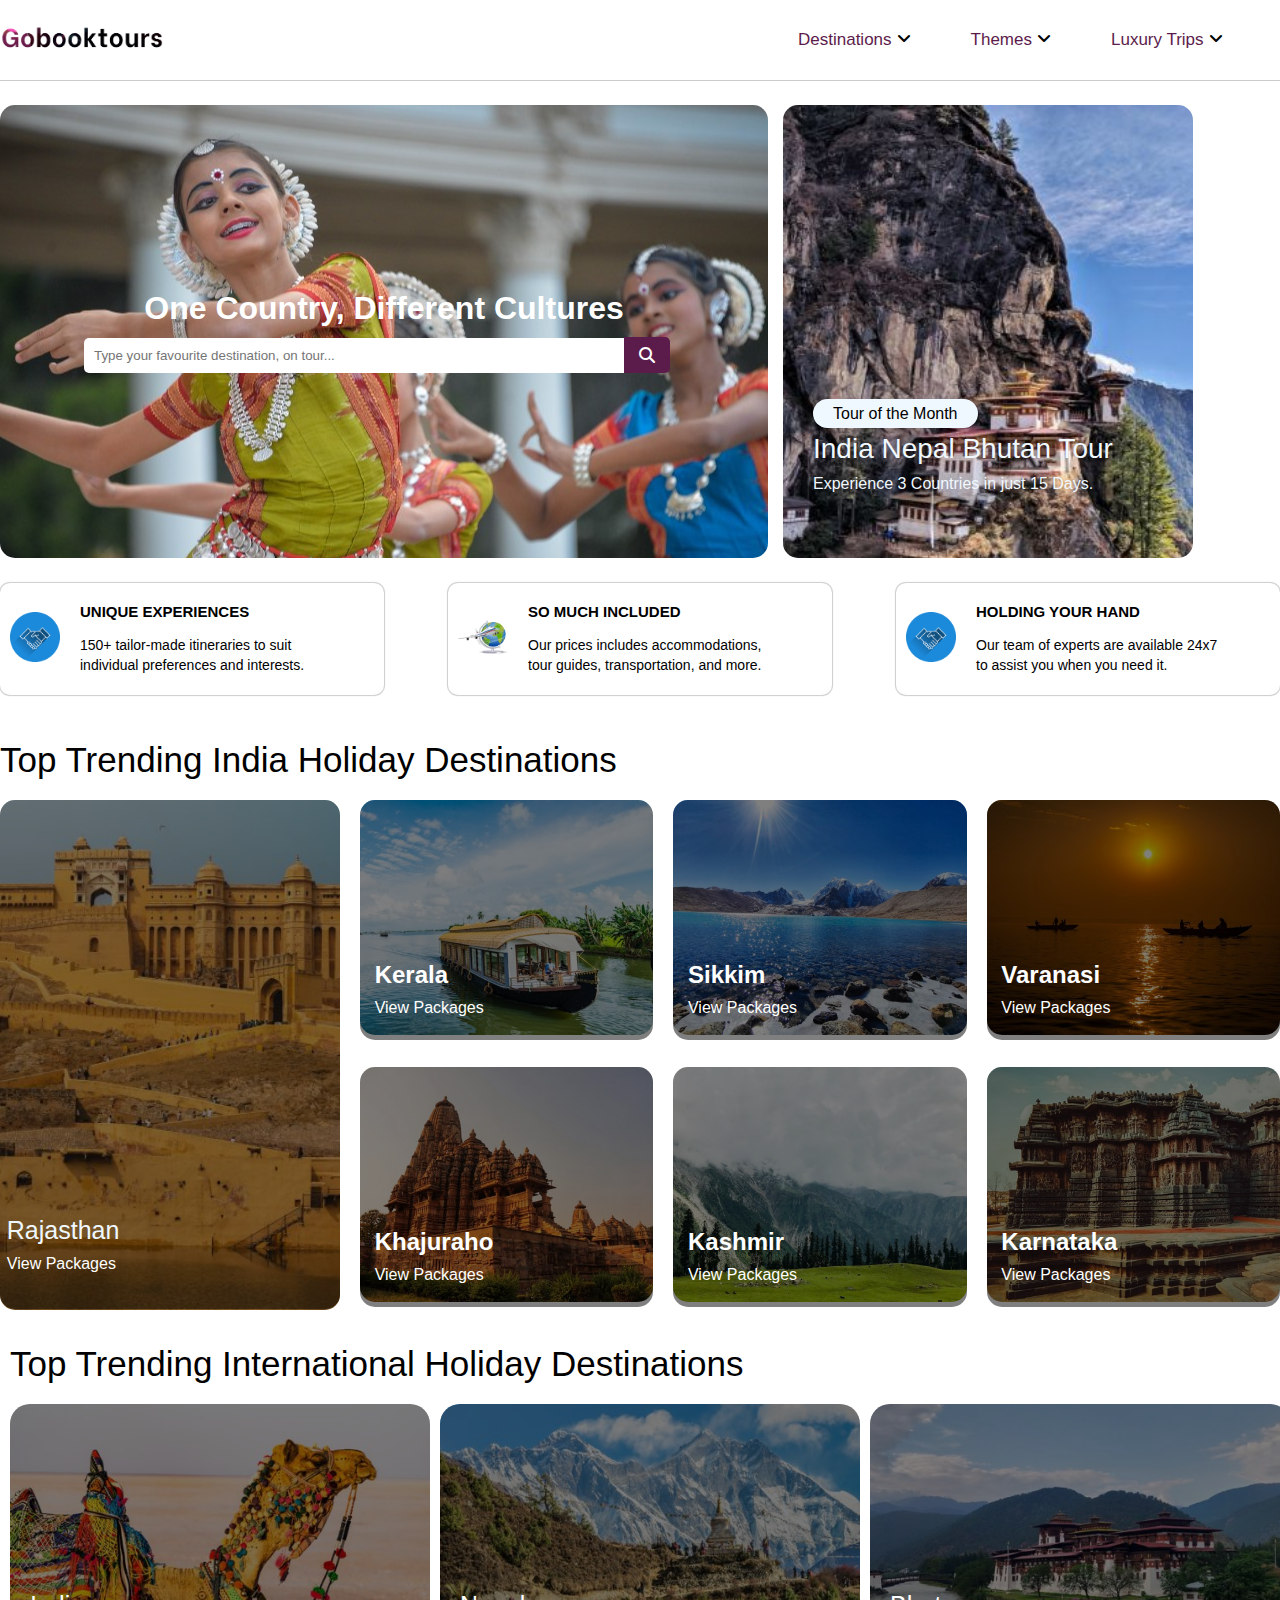
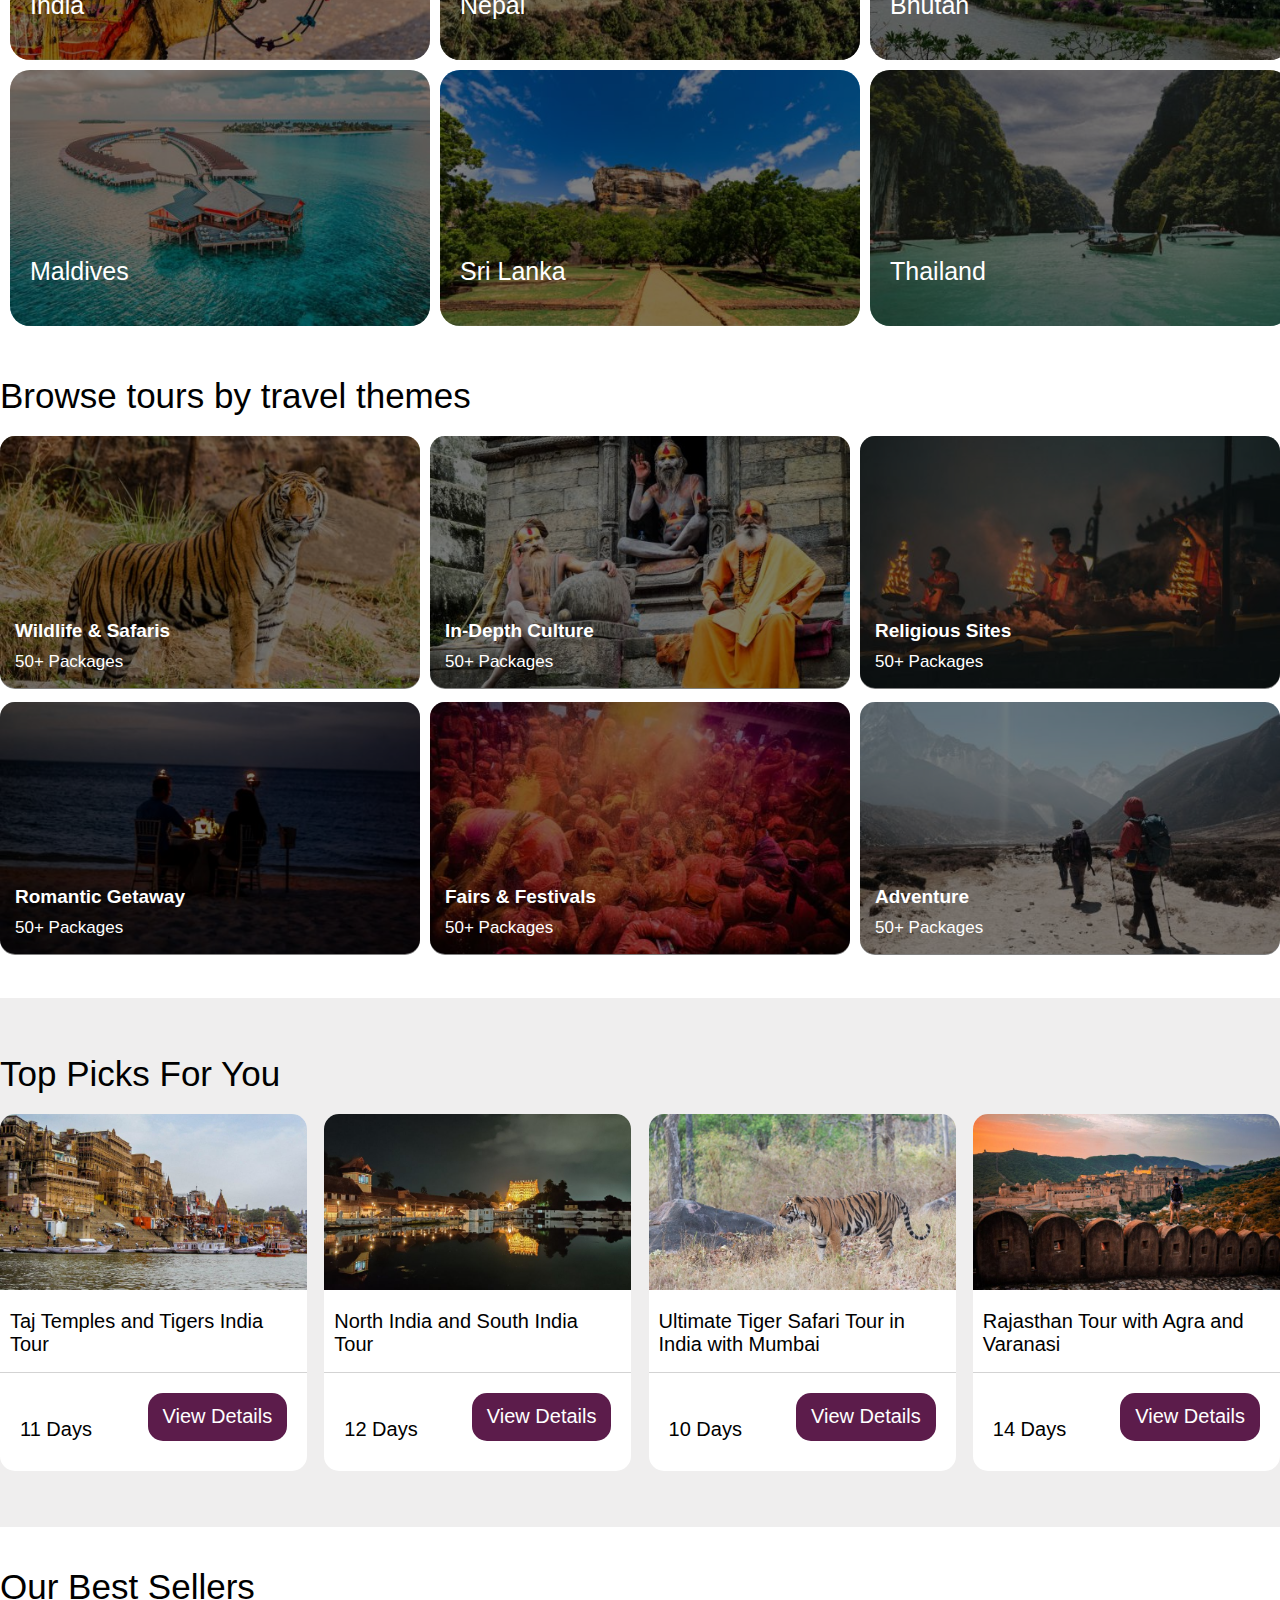
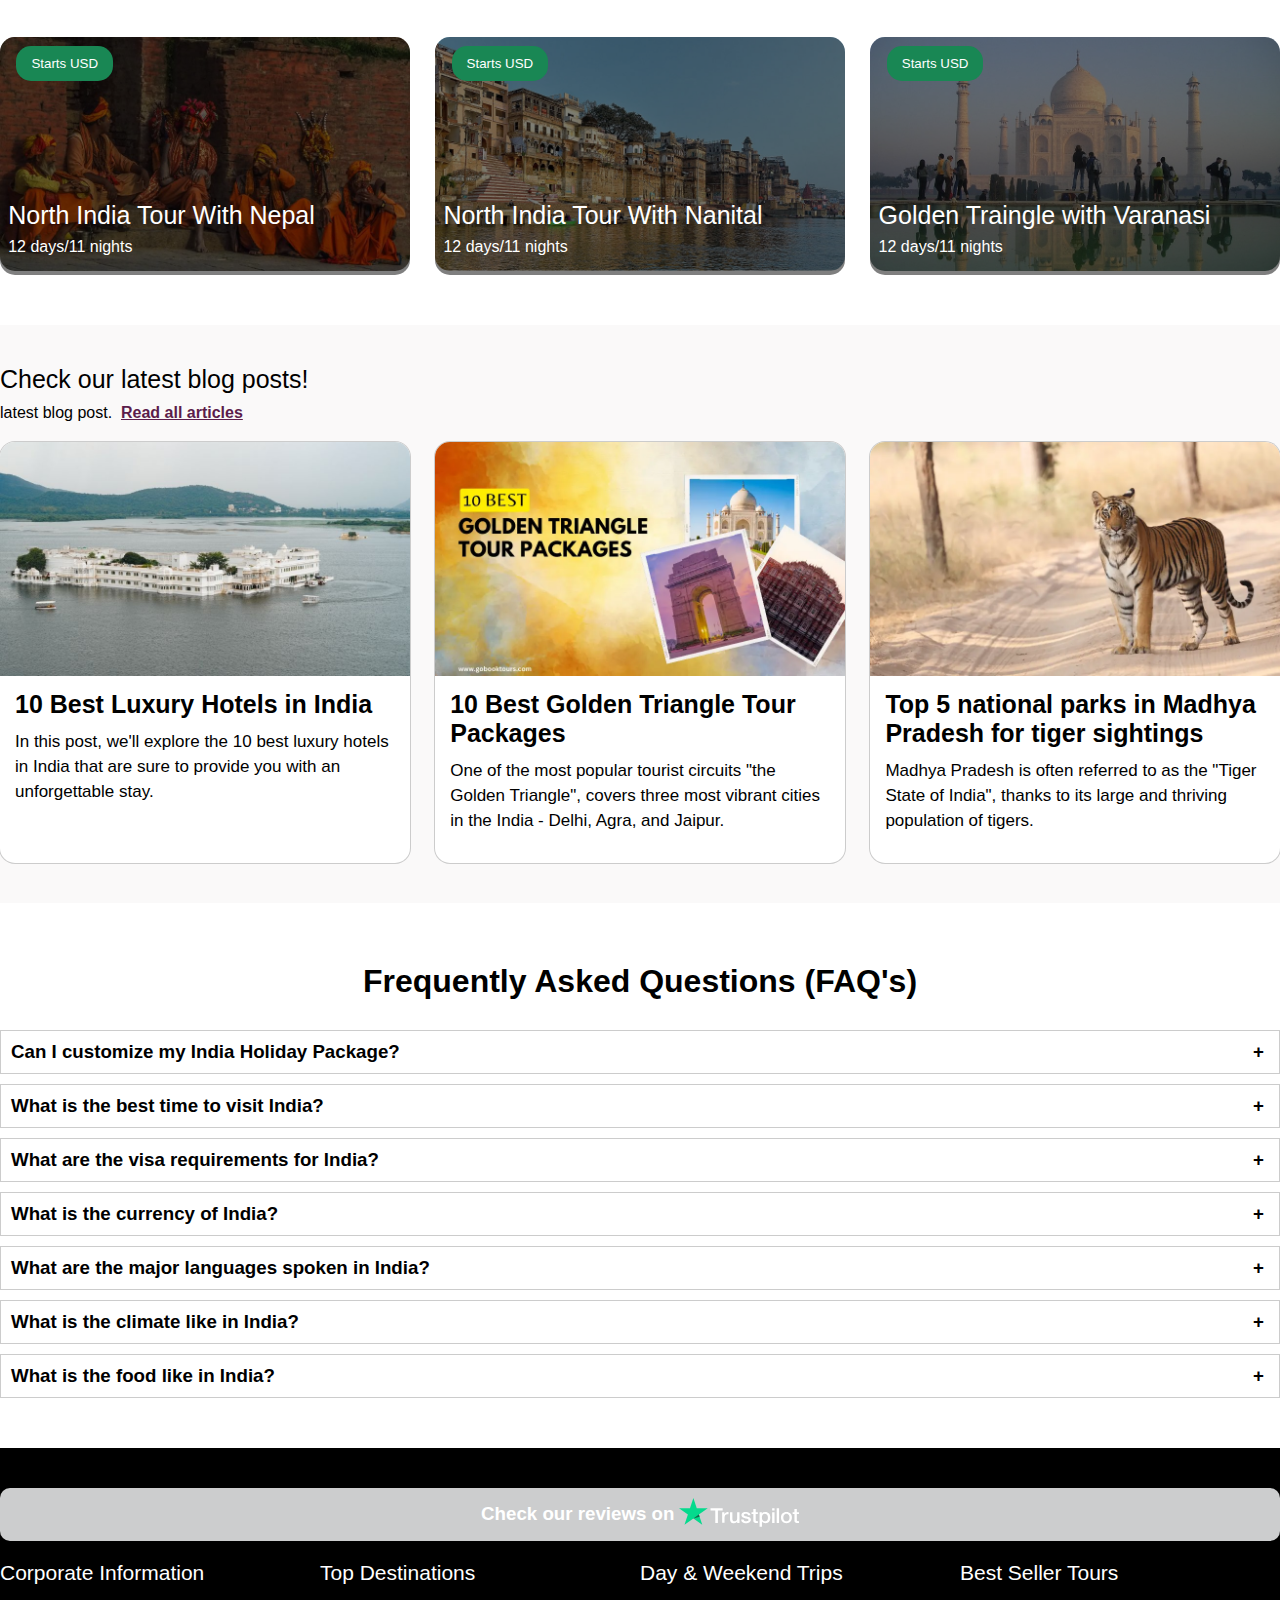
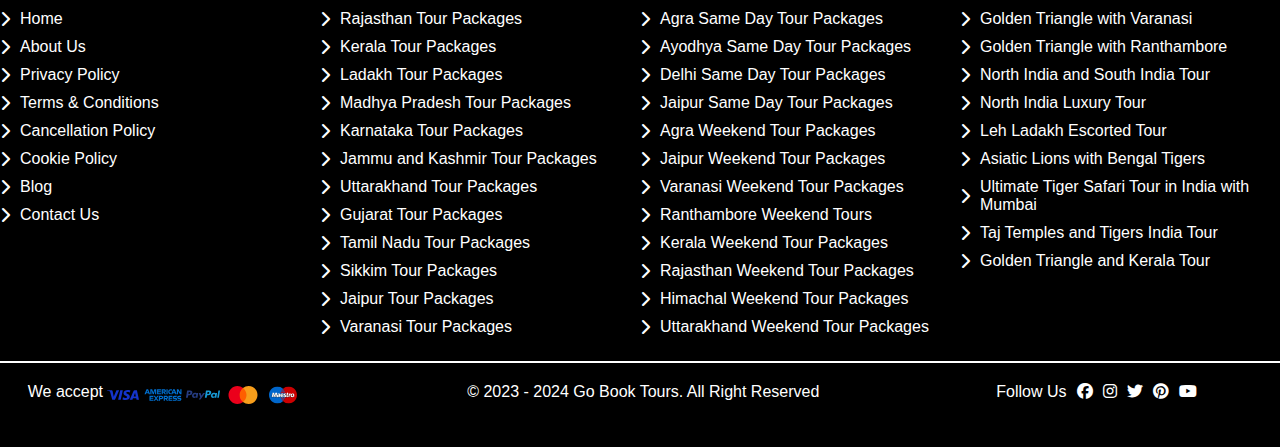
<file: index.html>
<!DOCTYPE html>
<html lang="en">
<head>
    <meta charset="UTF-8">
    <meta name="viewport" content="width=device-width, initial-scale=1.0">
    <title>India Tour Packages 2024 / 2025 - Go Book Tours</title>
    <link rel="stylesheet" href="style.css">
    <link rel="stylesheet" href="media.css">
    <link rel="stylesheet" href="https://cdnjs.cloudflare.com/ajax/libs/font-awesome/6.7.2/css/all.min.css" integrity="sha512-Evv84Mr4kqVGRNSgIGL/F/aIDqQb7xQ2vcrdIwxfjThSH8CSR7PBEakCr51Ck+w+/U6swU2Im1vVX0SVk9ABhg==" crossorigin="anonymous" referrerpolicy="no-referrer">
    <link href="https://fonts.googleapis.com/css2?family=Work+Sans:ital,wght@0,100..900;1,100..900&display=swap" rel="stylesheet">
</head>
<body>
    <header>
          <div class="headermid">
            <div class="headermid-left">
                <img src="Images/gobooktours-logo.png">
            </div>
            <div class="headermid-middle">
                <i class="fa-solid fa-bars"></i>
            </div>
            <div class="headermid-right">
                <ul>
                    <li>
                        <a href="#">Destinations</a>
                        <i class="fa-solid fa-angle-down"></i>
                        <diV class="megamenu">
                            <h3>All Destinations</h3>
                            <div class="bordermenu"></div>
                            <div class="submenu">
                                <div class="submenuitems">
                                    <div class="textb">
                                       <h3>Countries</h3>
                                       <p><a href="indiatour.html">India Tour Packages</a></p>
                                       <p>Nepal Tour Packages</p>
                                       <p>Bhutan Tour Packages</p>
                                       <p>Sri Lanka Tour Packages</p>
                                    </div>
                                    <div class="textb2">
                                        <h3>East India</h3>
                                        <p>Bihar Tour Packages</p>
                                        <p>Odisha Tour Packages</p>
                                        <p>West Bengal Tour Packages</p>
                                     </div>
                                </div>
                                <div class="submenuitems">
                                    <div class="textb2">
                                        <h3>North India</h3>
                                        <p>Bihar Tour Packages</p>
                                        <p>Himachal Tour Packages</p>
                                        <p>Jammu and Kashmir Tours</p>
                                        <p>Rajasthan Tour Packages</p>
                                        <p>Uttarakhand Tour Packages</p>
                                        <p>Uttar Pradesh Tours</p>
                                     </div>
                                </div>
                                <div class="submenuitems">
                                    <div class="textb2">
                                        <h3>South India</h3>
                                        <p>Andhra Pradesh Tours</p>
                                        <p>Andaman & Nicobar Islands</p>
                                        <p>Karnataka Tour Packages</p>
                                        <p>Kerala Tour Packages</p>
                                        <p>Telangana Tour Packages</p>
                                        <p>Tamil Nadu Tour Packages</p>
                                        <div class="bordersb"></div>
                                        <h3>South India</h3>
                                        <p>Andhra Pradesh Tours</p>
                                     </div>
                                </div>
                                <div class="submenuitems">
                                    <div class="textb2">
                                        <h3>Western India</h3>
                                        <p>Goa Tour Packages</p>
                                        <p>Gujarat Tour Packages</p>
                                        <p>Maharashtra Tour Packages</p>
                                        <div class="bordersb"></div>
                                        <h3>Northeast India</h3>
                                        <p>Assam Tour Packages</p>
                                        <p>Meghalaya Tour Packages</p>
                                        <p>Sikkim Tour Packages</p>
                                     </div>
                                </div>
                            </div>
                        </diV>
                    </li>
                    <li>
                        <a href="#">Themes</a>
                        <i class="fa-solid fa-angle-down"></i>
                    </li>
                    <li>
                        <a href="#">Luxury Trips</a>
                        <i class="fa-solid fa-angle-down"></i>
                    </li>
                </ul>
            </div>
          </div>
    </header>
    <section class="banner">
        <div class="banner-mid">
            <div class="banner-midleft">
                <div class="banner_midleftcontent">
                    <p>One Country, Different Cultures</p>
                    <form>
                        <input type="text" placeholder="Type your favourite destination, on tour...">
                        <div class="searchicon">
                            <i class="fa-solid fa-magnifying-glass"></i>
                        </div>
                    </form>
                </div>
            </div>
            <div class="banner-midright">
                <span>Tour of the Month</span>
                <h2>India Nepal Bhutan Tour</h2>
                <p>Experience 3 Countries in just 15 Days.</p>
            </div>
        </div>
    </section>
    <section class="highlights">
        <div class="highlights-mid">
            <div class="highlights-miditems">
                <div class="img">
                  <img src="Images/peace-of-mind.png">
                </div>
                <div class="content">
                    <h5>UNIQUE EXPERIENCES</h5>
                    <p>150+ tailor-made itineraries to suit individual preferences and interests.</p>
                </div>
            </div>
            <div class="highlights-miditems">
                <div class="img">
                  <img src="Images/tour-includes.webp">
                </div>
                <div class="content">
                    <h5>SO MUCH INCLUDED</h5>
                    <p>Our prices includes accommodations, tour guides, transportation, and more.</p>
                </div>
            </div>
            <div class="highlights-miditems">
                <div class="img">
                  <img src="Images/peace-of-mind.png">
                </div>
                <div class="content">
                    <h5>HOLDING YOUR HAND</h5>
                    <p>Our team of experts are available 24x7 to assist you when you need it.</p>
                </div>
            </div>
        </div>
    </section>
    <section class="trending">
        <div class="treding_mid">
            <h3>Top Trending India Holiday Destinations</h3>
            <div class="images">
                <figure>
                    <a href="index.html"></a><img src="/Images/rajasthan-tour-packages.jpg" height="510" alt=""></a>
                    <div class="imgoverlay"></div>
                    <div class="contentoverlay">
                       <h3>Rajasthan</h3>
                       <p>View Packages</p>
                    </div>
                </figure>
                <div class="images_1">
                    <div class="imageoverlay">
                        <img src="Images/kerala-tour-packages.jpg" alt="">
                        <div class="imageoverlaybg"></div>
                        <div class="imageoverlaycontent">
                            <h2>Kerala</h2>
                            <p> View Packages<p>
                         </div>
                    </div>
                    <div class="imageoverlay">
                        <img src="Images/sikkim-tour-packages.jpg" alt="">
                        <div class="imageoverlaybg"></div>
                        <div class="imageoverlaycontent">
                            <h2>Sikkim</h2>
                            <p> View Packages<p>
                         </div>
                    </div>
                    <div class="imageoverlay">
                        <img src="Images/varanasi-tour-packages.jpg" alt="">
                        <div class="imageoverlaybg"></div>
                        <div class="imageoverlaycontent">
                            <h2>Varanasi</h2>
                            <p> View Packages<p>
                         </div>
                    </div>
                    <div class="imageoverlay">
                        <img src="Images/khajuraho-tour-packages.jpg" alt="">
                        <div class="imageoverlaybg"></div>
                        <div class="imageoverlaycontent">
                            <h2>Khajuraho</h2>
                            <p> View Packages<p>
                         </div>
                    </div>
                    <div class="imageoverlay">
                        <img src="Images/kashmir-tour-packages.jpg" alt="">
                        <div class="imageoverlaybg"></div>
                        <div class="imageoverlaycontent">
                            <h2>Kashmir</h2>
                            <p> View Packages<p>
                         </div>
                    </div>
                    <div class="imageoverlay">
                        <img src="Images/karnataka-tour-packages.jpg" alt="">
                        <div class="imageoverlaybg"></div>
                        <div class="imageoverlaycontent">
                            <h2>Karnataka</h2>
                            <p> View Packages<p>
                         </div>
                    </div>
                </div>
            </div>
        </div>
    </section>
    <section class="topholiday">
        <div class="topholiday-mid">
            <h3>Top Trending International Holiday Destinations</h3>
            <div class="topholiday-img">
                <div class="topoverlay">
                    <img src="Images/india-tour-packages.jpg">
                    <div class="topimgoverlay"></div>
                    <div class="topcontentoverlay">
                        <h3>India</h3>
                    </div>
                </div>
                <div class="topoverlay">
                    <img src="Images/nepal-tour-packages.jpg">
                    <div class="topimgoverlay"></div>
                    <div class="topcontentoverlay">
                        <h3>Nepal</h3>
                    </div>
                </div>
                <div class="topoverlay">
                    <img src="Images/bhutan-tour-packages.jpg">
                    <div class="topimgoverlay"></div>
                    <div class="topcontentoverlay">
                        <h3>Bhutan</h3>
                    </div>
                </div>
                <div class="topoverlay">
                    <img src="Images/maldives-tour-packages.jpg">
                    <div class="topimgoverlay"></div>
                    <div class="topcontentoverlay">
                        <h3>Maldives</h3>
                    </div>
                </div>
                <div class="topoverlay">
                    <img src="Images/sri-lanka-tour-packages.jpg">
                    <div class="topimgoverlay"></div>
                    <div class="topcontentoverlay">
                        <h3>Sri Lanka</h3>
                    </div>
                </div>
                <div class="topoverlay">
                    <img src="Images/thailand-tour-packages.jpg">
                    <div class="topimgoverlay"></div>
                    <div class="topcontentoverlay">
                        <h3>Thailand</h3>
                    </div>
                </div>
            </div>
        </div>
    </section>
    <section class="tours">
        <div class="tours-mid">
            <h3>Browse tours by travel themes</h3>
            <div class="tours-img">
                <div class="tours-overlay">
                   <img src="Images/wildlife-safari-tour-packages.jpg">
                   <div class="tours-overlay-shadow"></div>
                   <div class="content-img">
                       <h5>Wildlife & Safaris</h5>
                       <p>50+ Packages</p>
                   </div>
                </div>
                <div class="tours-overlay">
                    <img src="Images/in-depth-culture-tour-packages.jpg">
                    <div class="tours-overlay-shadow"></div>
                    <div class="content-img">
                        <h5>In-Depth Culture</h5>
                        <p>50+ Packages</p>
                    </div>
                 </div>
                 <div class="tours-overlay">
                    <img src="Images/religious-sites-tour-packages.jpg">
                    <div class="tours-overlay-shadow"></div>
                    <div class="content-img">
                        <h5>Religious Sites</h5>
                        <p>50+ Packages</p>
                    </div>
                 </div>
                 <div class="tours-overlay">
                    <img src="Images/romantic-getaway-tour-packages (1).jpg">
                    <div class="tours-overlay-shadow"></div>
                    <div class="content-img">
                        <h5>Romantic Getaway</h5>
                        <p>50+ Packages</p>
                    </div>
                 </div>
                 <div class="tours-overlay">
                    <img src="Images/fairs-and-festivals-tour-packages.jpg">
                    <div class="tours-overlay-shadow"></div>
                    <div class="content-img">
                        <h5>Fairs & Festivals</h5>
                        <p>50+ Packages</p>
                    </div>
                 </div>
                 <div class="tours-overlay">
                    <img src="Images/adventure-tour-packages.jpg">
                    <div class="tours-overlay-shadow"></div>
                    <div class="content-img">
                        <h5>Adventure</h5>
                        <p>50+ Packages</p>
                    </div>
                 </div>
            </div>
        </div>
    </section>
    <section class="package">
        <div class="heading">
            <h3>Top Picks For You</h3>
        </div>
        <div class="packagemid">
            <div class="packagemid-list">
                <img src="Images/img_20231016000042_India-temples-tour.jpg">
                <h4>Taj Temples and Tigers India Tour</h4>
                <div class="boader"></div>
                <div class="viewdetail">
                   <span> 11 Days</span>
                   <button>View Details</button>
                </div>
            </div>
            <div class="packagemid-list">
                <img src="Images/img_20231016000508_south-india-tour.jpg">
                <h4>North India and South India Tour</h4>
                <div class="boader"></div>
                <div class="viewdetail">
                   <span> 12 Days</span>
                   <button>View Details</button>
                </div>
            </div>
            <div class="packagemid-list">
                <img src="Images/img_20231016000841_india-tiger-tour.jpg">
                <h4>Ultimate Tiger Safari Tour in India with Mumbai</h4>
                <div class="boader"></div>
                <div class="viewdetail">
                   <span> 10 Days</span>
                   <button>View Details</button>
                </div>
            </div>
            <div class="packagemid-list">
                <img src="Images/img_20231016001227_rajasthan-tour-packages.jpg">
                <h4>Rajasthan Tour with Agra and Varanasi</h4>
                <div class="boader"></div>
                <div class="viewdetail">
                   <span> 14 Days</span>
                   <button>View Details</button>
                </div>
            </div>
        </div>
    </section>
    <section class="sellers">
        <div class="sellersmid">
            <h3>Our Best Sellers</h3>
            <div class="sellersmidimg">
                <div class="sellersmidimg-items">
                    <img src="Images/757_20231015115509_img_20231015235437_nepal-tour-packages.jpg">
                    <div class="over"></div>
                    <button>Starts USD</button>
                    <div class="contentoverlay">
                        <h5>North India Tour With Nepal</h5>
                        <p>12 days/11 nights</p>
                    </div>
                </div>
                <div class="sellersmidimg-items">
                    <img src="Images/754_20231013112817_img_20231013232801_india-varanasi-tour-package.jpg">
                    <div class="over"></div>
                    <button>Starts USD</button>
                    <div class="contentoverlay">
                        <h5>North India Tour With Nanital</h5>
                        <p>12 days/11 nights</p>
                    </div>
                </div>
                <div class="sellersmidimg-items">
                    <img src="Images/753_20231013112239_img_20231013232215_golden-triangle-india.jpg">
                    <div class="over"></div>
                    <button>Starts USD</button>
                    <div class="contentoverlay">
                        <h5>Golden Traingle with Varanasi</h5>
                        <p>12 days/11 nights</p>
                    </div>
                </div>
            </div>
        </div>
    </section>
    <section class="blog">
        <div class="blogmid">
            <h3>Check our latest blog posts!</h3>
            <p>latest blog post. &nbsp;<b>Read all articles</b> </p>
            <div class="post">
                <div class="postsection">
                    <img src="Images/img_20231016230756_10-best-luxury-hotels-in-india.jpg">
                    <div class="postcontent">
                        <h3>10 Best Luxury Hotels in India</h3>
                        <p>In this post, we'll explore the 10 best luxury hotels in India that are sure to provide you with an unforgettable stay.</p>
                    </div>
                </div>
                <div class="postsection">
                    <img src="Images/img_20231016224056_10-best-golden-triangle-tour-packages.webp">
                    <div class="postcontent">
                        <h3>10 Best Golden Triangle Tour Packages</h3>
                        <p>One of the most popular tourist circuits "the Golden Triangle", covers three most vibrant cities in the India - Delhi, Agra, and Jaipur.</p>
                    </div>
                </div>
                <div class="postsection">
                    <img src="Images/img_20231016231103_top-5-national-parks-in-madhya-pradesh-for-tiger-sightings.webp">
                    <div class="postcontent">
                        <h3>Top 5 national parks in Madhya Pradesh for tiger sightings</h3>
                        <p>Madhya Pradesh is often referred to as the "Tiger State of India", thanks to its large and thriving population of tigers.</p>
                    </div>
                </div>
            </div>
        </div>
    </section>
    <section class="faqs">
        <h1>Frequently Asked Questions (FAQ's)</h1>
    <div class="faqsInner">
        <div class="faqsItems">
            <h3>Can I customize my India Holiday Package?<span>+</span></h3>
            <p>Yes sure, we can customize your India holiday package as per your interest and preferences. Just contact us and share your interest with us. contact us</p>
        </div>
        <div class="faqsItems">
            <h3>What is the best time to visit India?<span>+</span></h3>
            <p>The best time to visit India depends on your interests and the region you want to visit. In general, the winter months (October to March) are the most popular time to visit, as the weather is mild and pleasant throughout the country. However, if you're planning to visit the Himalayas, the best time to go is during the spring (April to June) or fall (September to November), when the skies are clear and the wildflowers are in bloom.</p>
        </div>
        <div class="faqsItems">
            <h3>What are the visa requirements for India?<span>+</span></h3>
            <p>Most foreign nationals require a visa to enter India. You can apply for an e-Visa online or a regular visa at an Indian embassy or consulate. The requirements for each type of visa vary, so it's important to check the latest information before you apply.</p>
        </div>
        <div class="faqsItems">
            <h3>What is the currency of India?<span>+</span></h3>
            <p>The currency of India is the Indian rupee (INR). You can exchange your currency at banks, currency exchange bureaus, and hotels. It's a good idea to have some cash on hand, as not all places accept credit cards.</p>
        </div>
        <div class="faqsItems">
            <h3>What are the major languages spoken in India?<span>+</span></h3>
            <p>Hindi is the official language of India, but there are over 20 other officially recognized languages spoken in the country. English is widely spoken in major cities and tourist areas.</p>
        </div>
        <div class="faqsItems">
            <h3>What is the climate like in India?<span>+</span></h3>
            <p>India has a diverse climate, with tropical regions in the south and cold deserts in the north. The summer months (April to June) can be very hot, especially in the north. The winter months (October to March) are mild and pleasant, with the exception of the Himalayas, which can be very cold.</p>
        </div>
        <div class="faqsItems">
            <h3>What is the food like in India?<span>+</span></h3>
            <p>Indian food is known for its rich flavors and spices. Some of the most popular Indian dishes include curry, biryani, naan bread, and tandoori chicken. India also has a wide variety of vegetarian and vegan options.</p>
        </div>
    </div>
    </section>
    <footer>
        <div class="star">
            <h3>Check our reviews on </h3>&nbsp;
            <span><img src="Images/trustpilot.svg"></span>
        </div>
        <div class="footermenu">
            <div class="footermenu1">
                <h3>Corporate Information</h3>
                <ul>
                    <li>
                        <i class="fa-solid fa-chevron-right"></i>
                        <p>Home</p>
                    </li>
                    <li>
                        <i class="fa-solid fa-chevron-right"></i>
                        <p>About Us</p>
                    </li>
                    <li>
                        <i class="fa-solid fa-chevron-right"></i>
                        <p>Privacy Policy</p>
                    </li>
                    <li>
                        <i class="fa-solid fa-chevron-right"></i>
                        <p>Terms & Conditions</p>
                    </li>
                    <li>
                        <i class="fa-solid fa-chevron-right"></i>
                        <p>Cancellation Policy</p>
                    </li>
                    <li>
                        <i class="fa-solid fa-chevron-right"></i>
                        <p>Cookie Policy</p>
                    </li>
                    <li>
                        <i class="fa-solid fa-chevron-right"></i>
                        <p>Blog</p>
                    </li>
                    <li>
                        <i class="fa-solid fa-chevron-right"></i>
                        <p>Contact Us</p>
                    </li>
                </ul>
            </div>
            <div class="footermenu1">
                <h3>Top Destinations</h3>
                <ul>
                    <li>
                        <i class="fa-solid fa-chevron-right"></i>
                        <p>Rajasthan Tour Packages</p>
                    </li>
                    <li>
                        <i class="fa-solid fa-chevron-right"></i>
                        <p>Kerala Tour Packages</p>
                    </li>
                    <li>
                        <i class="fa-solid fa-chevron-right"></i>
                        <p>Ladakh Tour Packages</p>
                    </li>
                    <li>
                        <i class="fa-solid fa-chevron-right"></i>
                        <p>Madhya Pradesh Tour Packages</p>
                    </li>
                    <li>
                        <i class="fa-solid fa-chevron-right"></i>
                        <p>Karnataka Tour Packages</p>
                    </li>
                    <li>
                        <i class="fa-solid fa-chevron-right"></i>
                        <p>Jammu and Kashmir Tour Packages</p>
                    </li>
                    <li>
                        <i class="fa-solid fa-chevron-right"></i>
                        <p>Uttarakhand Tour Packages</p>
                    </li>
                    <li>
                        <i class="fa-solid fa-chevron-right"></i>
                        <p>Gujarat Tour Packages</p>
                    </li>
                    <li>
                        <i class="fa-solid fa-chevron-right"></i>
                        <p>Tamil Nadu Tour Packages</p>
                    </li>
                    <li>
                        <i class="fa-solid fa-chevron-right"></i>
                        <p>Sikkim Tour Packages</p>
                    </li>
                    <li>
                        <i class="fa-solid fa-chevron-right"></i>
                        <p>Jaipur Tour Packages</p>
                    </li>
                    <li>
                        <i class="fa-solid fa-chevron-right"></i>
                        <p>Varanasi Tour Packages</p>
                    </li>
                </ul>
            </div>
            <div class="footermenu1">
                <h3>Day & Weekend Trips</h3>
                <ul>
                    <li>
                        <i class="fa-solid fa-chevron-right"></i>
                        <p>Agra Same Day Tour Packages</p>
                    </li>
                    <li>
                        <i class="fa-solid fa-chevron-right"></i>
                        <p>Ayodhya Same Day Tour Packages</p>
                    </li>
                    <li>
                        <i class="fa-solid fa-chevron-right"></i>
                        <p>Delhi Same Day Tour Packages</p>
                    </li>
                    <li>
                        <i class="fa-solid fa-chevron-right"></i>
                        <p>Jaipur Same Day Tour Packages</p>
                    </li>
                    <li>
                        <i class="fa-solid fa-chevron-right"></i>
                        <p>Agra Weekend Tour Packages</p>
                    </li>
                    <li>
                        <i class="fa-solid fa-chevron-right"></i>
                        <p>Jaipur Weekend Tour Packages</p>
                    </li>
                    <li>
                        <i class="fa-solid fa-chevron-right"></i>
                        <p>Varanasi Weekend Tour Packages</p>
                    </li>
                    <li>
                        <i class="fa-solid fa-chevron-right"></i>
                        <p>Ranthambore Weekend Tours</p>
                    </li>
                    <li>
                        <i class="fa-solid fa-chevron-right"></i>
                        <p>Kerala Weekend Tour Packages</p>
                    </li>
                    <li>
                        <i class="fa-solid fa-chevron-right"></i>
                        <p>Rajasthan Weekend Tour Packages</p>
                    </li>
                    <li>
                        <i class="fa-solid fa-chevron-right"></i>
                        <p>Himachal Weekend Tour Packages</p>
                    </li>
                    <li>
                        <i class="fa-solid fa-chevron-right"></i>
                        <p>Uttarakhand Weekend Tour Packages</p>
                    </li>
                </ul>
            </div>
            <div class="footermenu1">
                <h3>Best Seller Tours</h3>
                <ul>
                    <li>
                        <i class="fa-solid fa-chevron-right"></i>
                        <p>Golden Triangle with Varanasi</p>
                    </li>
                    <li>
                        <i class="fa-solid fa-chevron-right"></i>
                        <p>Golden Triangle with Ranthambore</p>
                    </li>
                    <li>
                        <i class="fa-solid fa-chevron-right"></i>
                        <p>North India and South India Tour</p>
                    </li>
                    <li>
                        <i class="fa-solid fa-chevron-right"></i>
                        <p>North India Luxury Tour</p>
                    </li>
                    <li>
                        <i class="fa-solid fa-chevron-right"></i>
                        <p>Leh Ladakh Escorted Tour</p>
                    </li>
                    <li>
                        <i class="fa-solid fa-chevron-right"></i>
                        <p>Asiatic Lions with Bengal Tigers</p>
                    </li>
                    <li>
                        <i class="fa-solid fa-chevron-right"></i>
                        <p>Ultimate Tiger Safari Tour in India with Mumbai</p>
                    </li>
                    <li>
                        <i class="fa-solid fa-chevron-right"></i>
                        <p>Taj Temples and Tigers India Tour</p>
                    </li>
                    <li>
                        <i class="fa-solid fa-chevron-right"></i>
                        <p>Golden Triangle and Kerala Tour</p>
                    </li>
                </ul>
            </div>   
        </div>
        <div class="footerborder"></div>
        <div class="footer2">
            <div class="footer2c1">
                <p>We accept</p>
                <img src="Images/visa.svg">
                <img src="Images/american-express.svg">
                <img src="Images/paypal.svg">
                <img src="Images/mastercard.svg">
                <img src="Images/mastero.svg">
            </div>
            <div class="footer2c2">
                <p>© 2023 - 2024 Go Book Tours. All Right Reserved</p>
            </div>
            <div class="footer2c3">
                <p>Follow Us</p>
                <i class="fa-brands fa-facebook"></i>
                <i class="fa-brands fa-instagram"></i>
                <i class="fa-brands fa-twitter"></i>
                <i class="fa-brands fa-pinterest"></i>
                <i class="fa-brands fa-youtube"></i>
            </div>
        </div>
    </footer>
</body>
<script>
    let allQuestion=document.querySelectorAll(".faqsItems h3")
    allQuestion.forEach((h3Element,index)=>{
        h3Element.addEventListener("click",()=>{

            allQuestion.forEach((heading,i)=>{
                if(index!=i){
                    heading.classList.remove("active");
                    heading.lastElementChild.innerHTML="+"
                    heading.nextElementSibling.classList.remove('showPara')
                }
            })

            if(h3Element.lastElementChild.innerHTML=="+"){
               h3Element.lastElementChild.innerHTML="-"
            }else{
               h3Element.lastElementChild.innerHTML="+"
            }

            h3Element.nextElementSibling.classList.toggle('showPara')
            h3Element.classList.toggle("active");
        })

    })

</script>
</html>
</file>
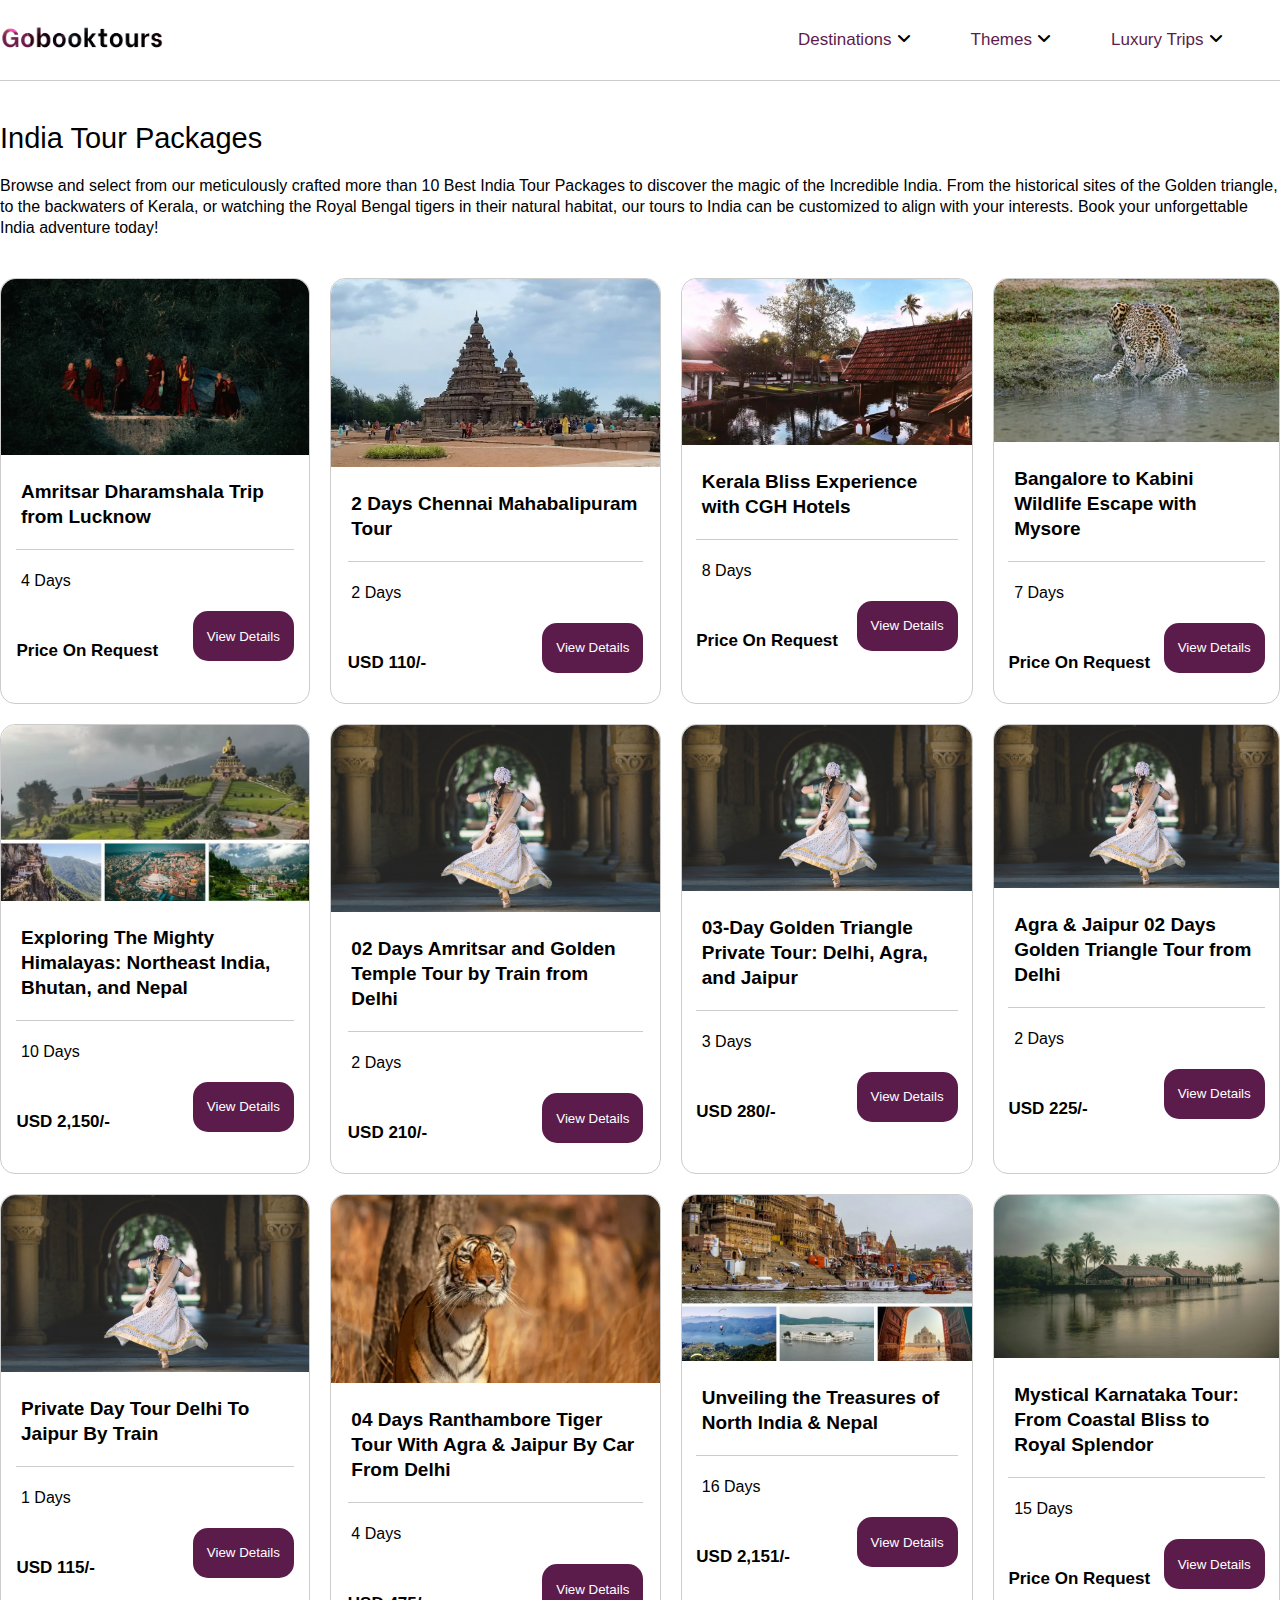
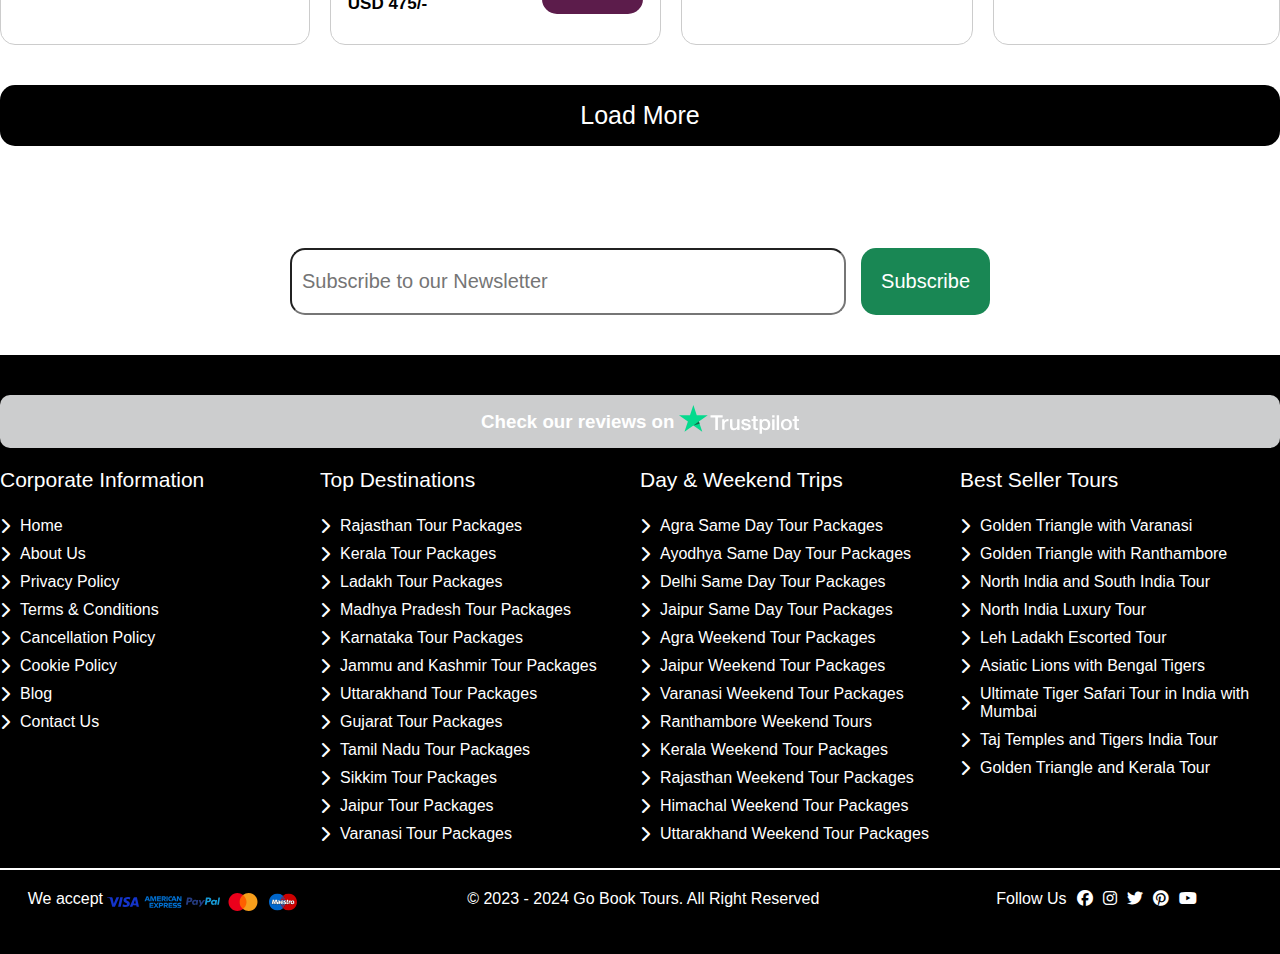
<file: indiatour.html>
<!DOCTYPE html>
<html lang="en">
<head>
    <meta charset="UTF-8">
    <meta name="viewport" content="width=device-width, initial-scale=1.0">
    <title>India Tour Package</title>
    <link rel="stylesheet" href="style.css">
    <link rel="stylesheet" href="media.css">
    <link rel="stylesheet" href="https://cdnjs.cloudflare.com/ajax/libs/font-awesome/6.7.2/css/all.min.css" integrity="sha512-Evv84Mr4kqVGRNSgIGL/F/aIDqQb7xQ2vcrdIwxfjThSH8CSR7PBEakCr51Ck+w+/U6swU2Im1vVX0SVk9ABhg==" crossorigin="anonymous" referrerpolicy="no-referrer">
    <link href="https://fonts.googleapis.com/css2?family=Work+Sans:ital,wght@0,100..900;1,100..900&display=swap" rel="stylesheet">
</head>
<body>
    <header>
        <div class="headermid">
          <div class="headermid-left">
              <a href="index.html"><img src="Images/gobooktours-logo.png"></a>
          </div>
          <div class="headermid-middle">
              <i class="fa-solid fa-bars"></i>
          </div>
          <div class="headermid-right">
              <ul>
                  <li>
                      <a href="#">Destinations</a>
                      <i class="fa-solid fa-angle-down"></i>
                      <diV class="megamenu">
                          <h3>All Destinations</h3>
                          <div class="bordermenu"></div>
                          <div class="submenu">
                              <div class="submenuitems">
                                  <div class="textb">
                                     <h3>Countries</h3>
                                     <p><a href="indiatour.html">India Tour Packages</a></p>
                                     <p>Nepal Tour Packages</p>
                                     <p>Bhutan Tour Packages</p>
                                     <p>Sri Lanka Tour Packages</p>
                                  </div>
                                  <div class="textb2">
                                      <h3>East India</h3>
                                      <p>Bihar Tour Packages</p>
                                      <p>Odisha Tour Packages</p>
                                      <p>West Bengal Tour Packages</p>
                                   </div>
                              </div>
                              <div class="submenuitems">
                                  <div class="textb2">
                                      <h3>North India</h3>
                                      <p>Bihar Tour Packages</p>
                                      <p>Himachal Tour Packages</p>
                                      <p>Jammu and Kashmir Tours</p>
                                      <p>Rajasthan Tour Packages</p>
                                      <p>Uttarakhand Tour Packages</p>
                                      <p>Uttar Pradesh Tours</p>
                                   </div>
                              </div>
                              <div class="submenuitems">
                                  <div class="textb2">
                                      <h3>South India</h3>
                                      <p>Andhra Pradesh Tours</p>
                                      <p>Andaman & Nicobar Islands</p>
                                      <p>Karnataka Tour Packages</p>
                                      <p>Kerala Tour Packages</p>
                                      <p>Telangana Tour Packages</p>
                                      <p>Tamil Nadu Tour Packages</p>
                                      <div class="bordersb"></div>
                                      <h3>South India</h3>
                                      <p>Andhra Pradesh Tours</p>
                                   </div>
                              </div>
                              <div class="submenuitems">
                                  <div class="textb2">
                                      <h3>Western India</h3>
                                      <p>Goa Tour Packages</p>
                                      <p>Gujarat Tour Packages</p>
                                      <p>Maharashtra Tour Packages</p>
                                      <div class="bordersb"></div>
                                      <h3>Northeast India</h3>
                                      <p>Assam Tour Packages</p>
                                      <p>Meghalaya Tour Packages</p>
                                      <p>Sikkim Tour Packages</p>
                                   </div>
                              </div>
                          </div>
                      </diV>
                  </li>
                  <li>
                      <a href="#">Themes</a>
                      <i class="fa-solid fa-angle-down"></i>
                  </li>
                  <li>
                      <a href="#">Luxury Trips</a>
                      <i class="fa-solid fa-angle-down"></i>
                  </li>
              </ul>
          </div>
        </div>
  </header>
  <section class="tourpackage">
    <div class="tourpackagemid">
        <h3>India Tour Packages</h3>
        <p>Browse and select from our meticulously crafted more than 10 Best India Tour Packages to discover the magic of the Incredible India. From the historical sites of the Golden triangle, to the backwaters of Kerala, or watching the Royal Bengal tigers in their natural habitat, our tours to India can be customized to align with your interests. Book your unforgettable India adventure today!</p>
        <div class="pricelisttour">
            <div class="pricelisttouritems">
                <img src="Images/943_20240625094839_img_20240625214812_amritsar-dharamshala-trip-from-lucknow.webp" alt="">
                <h3>Amritsar Dharamshala Trip from Lucknow</h3>
                <div class="borders"></div>
                <p> 4 Days</p>
                <div class="view">
                    <h5>Price On Request</h5>
                    <button>View Details</button>
                </div>
            </div>
            <div class="pricelisttouritems">
                <img src="Images/942_20240621093414_img_20240621093154_2-days-chennai-mahabalipuram-tour.webp" alt="">
                <h3>2 Days Chennai Mahabalipuram Tour</h3>
                <div class="borders"></div>
                <p> 2 Days</p>
                <div class="view">
                    <h5>USD 110/-</h5>
                    <button>View Details</button>
                </div>
            </div>
            <div class="pricelisttouritems">
                <img src="Images/941_20240620091420_img_20240620091351_kerala-bliss-experience-with-cgh-hotels.webp" alt="">
                <h3>Kerala Bliss Experience with CGH Hotels</h3>
                <div class="borders"></div>
                <p> 8 Days</p>
                <div class="view">
                    <h5>Price On Request</h5>
                    <button>View Details</button>
                </div>
            </div>
            <div class="pricelisttouritems">
                <img src="Images/940_20240608124800_img_20240608004741_bangalore-to-kabini-wildlife-escape-with-mysore.webp" alt="">
                <h3>Bangalore to Kabini Wildlife Escape with Mysore</h3>
                <div class="borders"></div>
                <p> 7 Days</p>
                <div class="view">
                    <h5>Price On Request</h5>
                    <button>View Details</button>
                </div>
            </div>
            <div class="pricelisttouritems">
                <img src="Images/939_20240605090215_img_20240605090159_exploring-the-mighty-himalayas-northeast-india-bhutan-and-nepal.webp" alt="">
                <h3>Exploring The Mighty Himalayas: Northeast India, Bhutan, and Nepal</h3>
                <div class="borders"></div>
                <p> 10 Days</p>
                <div class="view">
                    <h5>USD 2,150/-</h5>
                    <button>View Details</button>
                </div>
            </div>
            <div class="pricelisttouritems">
                <img src="Images/blog_default.png" alt="">
                <h3>02 Days Amritsar and Golden Temple Tour by Train from Delhi</h3>
                <div class="borders"></div>
                <p> 2 Days</p>
                <div class="view">
                    <h5>USD 210/-</h5>
                    <button>View Details</button>
                </div>
            </div>
            <div class="pricelisttouritems">
                <img src="Images/blog_default.png" alt="">
                <h3>03-Day Golden Triangle Private Tour: Delhi, Agra, and Jaipur</h3>
                <div class="borders"></div>
                <p> 3 Days</p>
                <div class="view">
                    <h5>USD 280/-</h5>
                    <button>View Details</button>
                </div>
            </div>
            <div class="pricelisttouritems">
                <img src="Images/blog_default.png" alt="">
                <h3>Agra & Jaipur 02 Days Golden Triangle Tour from Delhi</h3>
                <div class="borders"></div>
                <p> 2 Days</p>
                <div class="view">
                    <h5>USD 225/-</h5>
                    <button>View Details</button>
                </div>
            </div>
            <div class="pricelisttouritems">
                <img src="Images/blog_default.png" alt="">
                <h3>Private Day Tour Delhi To Jaipur By Train</h3>
                <div class="borders"></div>
                <p> 1 Days</p>
                <div class="view">
                    <h5>USD 115/-</h5>
                    <button>View Details</button>
                </div>
            </div>
            <div class="pricelisttouritems">
                <img src="Images/934_20240604093128_img_20240604213045_04-days-ranthambore-tiger-tour-with-agra-and-jaipur-by-car-from-delhi.webp" alt="">
                <h3>04 Days Ranthambore Tiger Tour With Agra & Jaipur By Car From Delhi</h3>
                <div class="borders"></div>
                <p> 4 Days</p>
                <div class="view">
                    <h5>USD 475/-</h5>
                    <button>View Details</button>
                </div>
            </div>
            <div class="pricelisttouritems">
                <img src="Images/933_20240604100613_img_20240604220556_unveiling-the-treasures-of-north-india-and-nepal.webp" alt="">
                <h3>Unveiling the Treasures of North India & Nepal</h3>
                <div class="borders"></div>
                <p> 16 Days</p>
                <div class="view">
                    <h5>USD 2,151/-</h5>
                    <button>View Details</button>
                </div>
            </div>
            <div class="pricelisttouritems">
                <img src="Images/932_20240523092100_img_20240523212045_mystical-karnataka-tour-from-coastal-bliss-to-royal-splendor.webp" alt="">
                <h3>Mystical Karnataka Tour: From Coastal Bliss to Royal Splendor</h3>
                <div class="borders"></div>
                <p> 15 Days</p>
                <div class="view">
                    <h5>Price On Request</h5>
                    <button>View Details</button>
                </div>
            </div>
        </div>
        <div class="readmore"><p>Load More</p></div>
    </div>
  </section>

<section class="newsletter">
    <div class="newslettermid">
        <form>
            <input type="text" name="email" placeholder="Subscribe to our Newsletter">
            <button>Subscribe</button>
        </form>
    </div>
</section>
<footer>
    <div class="star">
        <h3>Check our reviews on </h3>&nbsp;
        <span><img src="Images/trustpilot.svg"></span>
    </div>
    <div class="footermenu">
        <div class="footermenu1">
            <h3>Corporate Information</h3>
            <ul>
                <li>
                    <i class="fa-solid fa-chevron-right"></i>
                    <p>Home</p>
                </li>
                <li>
                    <i class="fa-solid fa-chevron-right"></i>
                    <p>About Us</p>
                </li>
                <li>
                    <i class="fa-solid fa-chevron-right"></i>
                    <p>Privacy Policy</p>
                </li>
                <li>
                    <i class="fa-solid fa-chevron-right"></i>
                    <p>Terms & Conditions</p>
                </li>
                <li>
                    <i class="fa-solid fa-chevron-right"></i>
                    <p>Cancellation Policy</p>
                </li>
                <li>
                    <i class="fa-solid fa-chevron-right"></i>
                    <p>Cookie Policy</p>
                </li>
                <li>
                    <i class="fa-solid fa-chevron-right"></i>
                    <p>Blog</p>
                </li>
                <li>
                    <i class="fa-solid fa-chevron-right"></i>
                    <p>Contact Us</p>
                </li>
            </ul>
        </div>
        <div class="footermenu1">
            <h3>Top Destinations</h3>
            <ul>
                <li>
                    <i class="fa-solid fa-chevron-right"></i>
                    <p>Rajasthan Tour Packages</p>
                </li>
                <li>
                    <i class="fa-solid fa-chevron-right"></i>
                    <p>Kerala Tour Packages</p>
                </li>
                <li>
                    <i class="fa-solid fa-chevron-right"></i>
                    <p>Ladakh Tour Packages</p>
                </li>
                <li>
                    <i class="fa-solid fa-chevron-right"></i>
                    <p>Madhya Pradesh Tour Packages</p>
                </li>
                <li>
                    <i class="fa-solid fa-chevron-right"></i>
                    <p>Karnataka Tour Packages</p>
                </li>
                <li>
                    <i class="fa-solid fa-chevron-right"></i>
                    <p>Jammu and Kashmir Tour Packages</p>
                </li>
                <li>
                    <i class="fa-solid fa-chevron-right"></i>
                    <p>Uttarakhand Tour Packages</p>
                </li>
                <li>
                    <i class="fa-solid fa-chevron-right"></i>
                    <p>Gujarat Tour Packages</p>
                </li>
                <li>
                    <i class="fa-solid fa-chevron-right"></i>
                    <p>Tamil Nadu Tour Packages</p>
                </li>
                <li>
                    <i class="fa-solid fa-chevron-right"></i>
                    <p>Sikkim Tour Packages</p>
                </li>
                <li>
                    <i class="fa-solid fa-chevron-right"></i>
                    <p>Jaipur Tour Packages</p>
                </li>
                <li>
                    <i class="fa-solid fa-chevron-right"></i>
                    <p>Varanasi Tour Packages</p>
                </li>
            </ul>
        </div>
        <div class="footermenu1">
            <h3>Day & Weekend Trips</h3>
            <ul>
                <li>
                    <i class="fa-solid fa-chevron-right"></i>
                    <p>Agra Same Day Tour Packages</p>
                </li>
                <li>
                    <i class="fa-solid fa-chevron-right"></i>
                    <p>Ayodhya Same Day Tour Packages</p>
                </li>
                <li>
                    <i class="fa-solid fa-chevron-right"></i>
                    <p>Delhi Same Day Tour Packages</p>
                </li>
                <li>
                    <i class="fa-solid fa-chevron-right"></i>
                    <p>Jaipur Same Day Tour Packages</p>
                </li>
                <li>
                    <i class="fa-solid fa-chevron-right"></i>
                    <p>Agra Weekend Tour Packages</p>
                </li>
                <li>
                    <i class="fa-solid fa-chevron-right"></i>
                    <p>Jaipur Weekend Tour Packages</p>
                </li>
                <li>
                    <i class="fa-solid fa-chevron-right"></i>
                    <p>Varanasi Weekend Tour Packages</p>
                </li>
                <li>
                    <i class="fa-solid fa-chevron-right"></i>
                    <p>Ranthambore Weekend Tours</p>
                </li>
                <li>
                    <i class="fa-solid fa-chevron-right"></i>
                    <p>Kerala Weekend Tour Packages</p>
                </li>
                <li>
                    <i class="fa-solid fa-chevron-right"></i>
                    <p>Rajasthan Weekend Tour Packages</p>
                </li>
                <li>
                    <i class="fa-solid fa-chevron-right"></i>
                    <p>Himachal Weekend Tour Packages</p>
                </li>
                <li>
                    <i class="fa-solid fa-chevron-right"></i>
                    <p>Uttarakhand Weekend Tour Packages</p>
                </li>
            </ul>
        </div>
        <div class="footermenu1">
            <h3>Best Seller Tours</h3>
            <ul>
                <li>
                    <i class="fa-solid fa-chevron-right"></i>
                    <p>Golden Triangle with Varanasi</p>
                </li>
                <li>
                    <i class="fa-solid fa-chevron-right"></i>
                    <p>Golden Triangle with Ranthambore</p>
                </li>
                <li>
                    <i class="fa-solid fa-chevron-right"></i>
                    <p>North India and South India Tour</p>
                </li>
                <li>
                    <i class="fa-solid fa-chevron-right"></i>
                    <p>North India Luxury Tour</p>
                </li>
                <li>
                    <i class="fa-solid fa-chevron-right"></i>
                    <p>Leh Ladakh Escorted Tour</p>
                </li>
                <li>
                    <i class="fa-solid fa-chevron-right"></i>
                    <p>Asiatic Lions with Bengal Tigers</p>
                </li>
                <li>
                    <i class="fa-solid fa-chevron-right"></i>
                    <p>Ultimate Tiger Safari Tour in India with Mumbai</p>
                </li>
                <li>
                    <i class="fa-solid fa-chevron-right"></i>
                    <p>Taj Temples and Tigers India Tour</p>
                </li>
                <li>
                    <i class="fa-solid fa-chevron-right"></i>
                    <p>Golden Triangle and Kerala Tour</p>
                </li>
            </ul>
        </div>   
    </div>
    <div class="footerborder"></div>
    <div class="footer2">
        <div class="footer2c1">
            <p>We accept</p>
            <img src="Images/visa.svg">
            <img src="Images/american-express.svg">
            <img src="Images/paypal.svg">
            <img src="Images/mastercard.svg">
            <img src="Images/mastero.svg">
        </div>
        <div class="footer2c2">
            <p>© 2023 - 2024 Go Book Tours. All Right Reserved</p>
        </div>
        <div class="footer2c3">
            <p>Follow Us</p>
            <i class="fa-brands fa-facebook"></i>
            <i class="fa-brands fa-instagram"></i>
            <i class="fa-brands fa-twitter"></i>
            <i class="fa-brands fa-pinterest"></i>
            <i class="fa-brands fa-youtube"></i>
        </div>
    </div>
</footer>
</body>
</html>
</file>
<file: style.css>
*{
    margin: 0;
    padding: 0;
    text-decoration: none;
    list-style: none;
    font-family: "Work Sans", serif;
    box-sizing: border-box;
}
header{
    width: 100%;
    box-shadow: 0px 0px 0px 1px #ccc;
}
.headermid{
    max-width: 1320px;
    margin: auto;
    display: flex;
    align-items: center;
    justify-content: space-between;
    position: relative;
}
.headermid-left{
   flex-basis: 17%;
}
.headermid-left img{
    width: 75%;
}
.headermid-middle{
    flex-basis: 10%;
    opacity: 0;
}
.headermid-middle i{
    font-size: 40px;
}
.headermid-right{
    flex-basis: 40%;
}
.headermid-right ul{
    display: flex;
}
.headermid-right ul li{
    padding: 30px 30px;
    display: flex;
    gap: 5px;
}
.headermid-right ul li a{
    font-size: 17px;
    font-weight: 400;
    color: #5C1C4B;
}
.megamenu{
    width: 80%;
    position: absolute;
    background-color: white;
    border: 1px solid black;
    left: 20%;
    top: 96%;
    border-radius: 10px;
    transition: 0.5;
    transform: scaleY(0);
    transform-origin: top;
    padding: 20px;
}
.headermid-right ul li:hover .megamenu{
    transform: scaleY(1);
}
.megamenu>h3{
    font-size: 20px;
    color: #5C1C4B;
    font-weight: 400;
}
.bordermenu{
    width: 100%;
    border-bottom: 1px solid #ccc;
    margin-top: 20px;
}
.submenu{
    width: 100%;
    display: flex;
    justify-content: space-between;
}
.submenuitems{
    flex-basis: 24%;
    padding: 15px 0px;
}
.textb{
    background-color: #F8F9FA;
    border-radius: 10px;
    padding: 20px;
}
.textb2{
    background-color: white;
    padding: 20px;
}
.submenuitems h3{
    font-size: 23px;
    color: #5C1C4B;
    font-weight: 500;
    margin-bottom: 5px;
}
.submenuitems p {
    font-size: 16px;
    color: #5C1C4B;
    padding: 5px 0px;
}
.bordersb{
    width: 100%;
    border-bottom: 1px solid #ccc;
    margin: 10px 0px;
}
.banner{
    width: 100%;
}
.banner-mid{
    max-width: 1320px;
    margin: auto;
    display: flex;
    margin-top: 25px;
    gap: 15px;
}
.banner-midleft{
    flex-basis: 60%;
    background: url(Images/india-holidays.jpg) no-repeat center center;
    border-radius: 15px;
    padding: 185px 0px;
}
.banner_midleftcontent {
    max-width: 600px;
    margin: auto;
}
.banner_midleftcontent p{
    text-align: center;
    color: white;
    font-size: 32px;
    font-weight: 600;
}
.banner_midleftcontent form {
    width: 100%;
    display: flex;
    align-items: center;
    outline: none;
    border: none;
    margin-top: 10px;
}
.banner_midleftcontent form input{
    flex-basis: 90%;
    padding: 10px 10px;
    outline: none;
    border: none;
    border-top-left-radius: 5px;
    border-bottom-left-radius: 5px;
}
.searchicon i{
    color: white;
    background-color: #5C1C4B;
    padding: 10px 15px;
    border-radius: 0px 5px 5px 0px;
}
.banner-midright{
    flex-basis: 32%;
    border-radius: 15px;
    background: url(Images/india-nepal-bhutan-tour.jpg);
    background-size: cover;
    padding-top: 300px;
    padding-left: 30px;
}
.banner-midright span{
     color: black;
     background-color: aliceblue;
     padding: 6px 20px;
     border-radius: 15px;
}
.banner-midright h2{
    font-size: 28px;
    padding: 10px 0px;
    font-weight: 500;
    color: aliceblue;
}
.banner-midright p{
    color: aliceblue;
}
.highlights{
    width: 100%;
    padding: 25px 0px;
}
.highlights-mid{
    max-width: 1320px;
    margin: auto;
    display: flex;
    justify-content: space-between;
}
.highlights-miditems{
    flex-basis: 30%;
    display: flex;
    gap: 20px;
    align-items: center;
    padding: 20px 10px ;
    border-radius: 10px;
    box-shadow: 0px 0px 1px 1px #ccc;
}
.img{
    flex-basis: 10%;
}
.img img{
   width: 50px;
}
.content{
    flex-basis: 70%;
}
.content h5{
    font-size: 15px;
    margin-bottom: 15px;
}
.content p{
    font-size: 14px;
    line-height: 20px;
}
.trending{
    width: 100%;
    padding: 20px 0px;
}
.trending-midhd{
    max-width: 1320px;
    margin: auto;
}
.treding_mid{
    max-width: 1320px;
    margin: auto;  
}
.treding_mid h3{
    font-size: 35px;
    font-weight: 500;
    margin-bottom: 20px;
}
.images{
    flex-basis: 100%;
    display: flex;
    gap:20px
}
figure{
    position: relative;
}
figure img{
    border-radius: 15px;
}
.imgoverlay{
    position: absolute;
    background-color: black;
    top: 0;
    bottom: 0;
    left: 0;
    width: 100%;
    height: 99%;
    right: 0;
    background-color: rgba(0, 0, 0, 0.5);
    border-radius: 15px;
}
.contentoverlay{
    position: absolute;
    bottom: 11%;
    left: 5%;
}
.contentoverlay h3{
    color: aliceblue;
    font-size: 25px;
    font-weight: 500;
    margin-bottom: 10px;
}
.contentoverlay p{
    color: aliceblue;
    font-size: 15px;
}
.images_1{
    flex-basis: 75%;
    display: grid;
    grid-template-columns: auto auto auto;
    gap: 20px;
}
.images_1 img{
    width: 100%;
    border-radius: 15px;
}
.imageoverlay{
    position: relative;
}
.imageoverlaybg{
    position: absolute;
    top:0;
    left:0;
    right: 0;
    bottom: 0;
    width: 100%;
    height: 97%;
    border-radius: 15px;
    background-color: rgba(0, 0, 0, 0.5);
}

.imageoverlaycontent{
    position: absolute;
    bottom: 8%;
    left: 5%;
    color: white;
}
.imageoverlaycontent p{
    margin-top: 10px;
}
.topholiday{
    width: 100%;
    margin-bottom: 30px;
    margin: 10px;
}
.topholiday-mid{
    max-width: 1320px;
    margin: auto;
}
.topholiday-mid h3{
    font-size: 35px;
    font-weight: 500;
    margin-bottom: 20px; 
}
.topholiday-img{
    width: 100%;
    display: grid;
    grid-template-columns: auto auto auto;
    gap: 10px;
}
.topholiday-img img{
    width: 100%;
    height: 100%;
    border-radius: 20px;
}
.topoverlay{
    position: relative;
}
.topimgoverlay{
    width: 100%;
    height: 100%;
    position: absolute;
    left: 0;
    right: 0;
    top: 0;
    bottom: 0;
    background-color: rgba(0, 0, 0, 0.5);
    border-radius: 20px;
}
.topcontentoverlay{
    position: absolute;
    bottom: 8%;
    color: white;
    left: 20px;
    font-size: 15px;
}
.topcontentoverlay h3{
    font-size: 25px;
}
.tours{
    width: 100%;
    padding: 40px 0px;
}
.tours-mid{
    max-width: 1320px;
    margin: auto;
}
.tours-mid h3{
    font-size: 35px;
    font-weight: 500;
    margin-bottom: 20px;   
}
.tours-img{
    width: 100%;
    display: grid;
    grid-template-columns: auto auto auto;
    gap: 10px;
}
.tours-img img{
    width: 100%;
    border-radius: 15px;
}
.tours-overlay{
    position: relative;
}
.tours-overlay-shadow{
    width: 100%;
    position: absolute;
    height: 99%;
    top: 0;
    bottom: 0;
    left: 0;
    right: 0;
    background-color: rgba(0, 0, 0, 0.5);
    border-radius: 15px;
}
.content-img{
    position: absolute;
    bottom: 8%;
    left: 15px;
}
.content-img h5{
    font-size: 19px;
    color: white;
    margin-bottom: 10px;
}
.content-img p{
    font-size: 17px;
    color: white
    
}
.package{
    width: 100%;
    background-color :#EFEEEE;
    padding: 56px 0px;
}
.packagemid{
    max-width: 1320px;
    margin: auto;
    display: flex;
    justify-content: space-between;
}
.packagemid-list{
    flex-basis: 24%;
    border-radius: 15px;
    background-color: white;
    padding-bottom: 30px;
}
.packagemid-list img{
    width: 100%;
    border-radius: 15px 15px 0px 0px;
}
.heading{
    max-width: 1320px;
    margin: auto;
}
.heading h3{
    font-size: 35px;
    font-weight: 500;
    margin-bottom: 20px;   
}
.packagemid-list h4{
    padding: 16px 10px;
    font-weight: 400;
    font-size: 20px;
}
.boader{
    border-bottom: 1px solid lightgrey;
}
.viewdetail{
    display: flex;
    padding: 0px 20px;
    margin-top: 20px;
    justify-content: space-between;
}
.viewdetail span{
    font-size: 20px;
    margin-top: 25px;
}
.viewdetail button{
    padding: 12px 15px;
    background-color: #5C1C4B;
    font-size: 20px;
    color: white;
    border: none;
    border-radius: 15px;
}
.sellers{
    width: 100%;
    padding: 40px 0px;
}
.sellersmid{
    max-width: 1320px;
    margin: auto;
}
.sellersmid h3{
    font-size: 35px;
    font-weight: 500;
    margin-bottom: 20px; 
}
.sellersmidimg{
    width: 100%;
    display: flex;
    margin: auto;
    padding: 10px 0px;
    justify-content: space-between;
}
.sellersmidimg-items{
    flex-basis: 32%;
    position: relative;
}
.sellersmidimg-items img{
    width: 100%;
    border-radius: 15px;
}
.sellersmidimg-items button{
    position: absolute;
    top: 4%;
    left: 4%;
    padding: 10px 15px;
    background-color: #198754;
    color: white;
    border: none;
    border-radius: 15px;
}
.over{
    position: absolute;
    width: 100%;
    height: 100%;
    border-radius: 15px;
    top: 0;
    bottom: o;
    left: 0;
    right: 0;
    background-color: rgba(0, 0, 0, 0.5);
}
.contentoverlay{
    position: absolute;
    bottom: 8%;
    left: 2%;
}
.contentoverlay h5{
    font-size: 25px;
    color: white;
    font-weight: 500;
    margin-bottom: 8px;
}
.contentoverlay p{
    font-size: 16px;
    color: white;
}
.blog{
    width: 100%;
    padding: 40px 0px;
    background-color: #FAF9F9;
}
.blogmid{
    max-width: 1320px;
    margin: auto;
}
.blogmid h3{
    font-size: 25px;
    font-weight: 400;
    margin-bottom: 10px;
}
.blogmid b{
    text-decoration: underline;
    color: #5C1C4B;
}
.post{
    width: 100%;
    display: flex;
    justify-content: space-between;
}
.postsection{
    flex-basis: 32%;
    border-radius: 15px;
    margin-top: 20px;
    padding-bottom: 20px;
    background-color: white;
    box-shadow: 0px 0px 0px 1px #ccc;
}
.postsection img{
    width: 100%;
    border-radius: 15px 15px 0px 0px;
}
.postcontent{
    padding: 10px 15px;
}
.postcontent h3{
    font-size: 25px;
    font-weight: 700;
}
.postcontent p{
    font-size: 17px;
    line-height: 25px;
}
.faqs{
    width: 100%;
    padding: 40px 0px;
}

footer{
    width: 100%;
    background-color: black;
    padding: 40px 0px;
}
.star{
    max-width:1450px;
    margin: auto;
    background-color: #CCCDCE;
    text-align: center;
    border-radius: 10px;
    align-items: center;
    display: flex;
    align-items: center;
    justify-content: center;
    padding: 10px 0px;
    margin-bottom: 20px;
}
.star span img{
    width: 120px;
}
.star{
    color: white;
}
.footermenu{
    max-width: 1320px;
    margin: auto;
    display: flex;
    justify-content: space-between;
}
.footermenu1{
    flex-basis: 30%;
}
.footermenu1 h3{
    color: white;
    font-size: 21px;
    font-weight: 500;
    margin-bottom: 20px;
}
.footermenu1 ul li{
    display: flex;
    align-items: center;
    gap: 10px;
    padding: 5px 0px;
}
.footermenu1 ul li p{
    color: white;
}
.footermenu1 ul li i{
    color: white;
}
.footerborder{
    max-width: 1320px;
    margin: 20px auto;
    border: 1px solid #ffffff;
}
.footer2{
    max-width: 1320px;
    margin: auto;
    display: flex;
    justify-content: space-around;
}
.footer2c1{
    flex-basis: 30%;
    display: flex;
    color: white;
}
.footer2c2{
    flex-basis: 37%;
    color: white;
}
.footer2c3{
    flex-basis: 20%;
    display: flex;
    color: white;
    gap: 10px;
}
/*India Tour Package */

.tourpackage{
    width: 100%;
    padding: 42px 0px;
}
.tourpackagemid{
    max-width: 1320px;
    margin: auto;
}
.tourpackagemid h3{
    font-size: 29px;
    font-weight: 500;
}
.tourpackagemid p{
    margin: 20px 0px;
    line-height: 21px;
}
.pricelisttour{
    max-width: 1320px;
    margin: auto;
    padding: 20px 0px;
    display: grid;
    grid-template-columns: auto auto auto auto;
    gap: 20px;
}
.pricelisttouritems{
     flex-basis: 23%;
     border-radius: 15px;
     border: 1px solid #ccc;
     padding-bottom: 30px;
}
.pricelisttouritems img{
    width: 100%;
    border-radius: 15px 15px 0px 0px;
}
.pricelisttouritems h3{
    font-size: 19px;
    padding: 20px;
    font-weight: 600;
    line-height: 25px;
}
.pricelisttouritems .borders{
    width: 90%;
    margin: auto;
    border-bottom: 1px solid #ccc;
}
.pricelisttouritems p{
    margin-left: 20px;
}
.pricelisttouritems .view{
    width: 90%;
    margin: auto;
    display: flex;
    justify-content: space-between;
}
.view h5{
    font-size: 17px;
    font-weight: 800;
    margin-top: 30px;
}
.view button{
    padding: 10px 14px;
    background-color: #5C1C4B;
    color: white;
    border: none;
    border-radius: 15px;
}
.readmore{
    background-color: #000000;
    border-radius: 15px;
}
.readmore p{
    color: white;
    text-align: center;
    padding: 20px 0px;
    font-size: 25px;
}
.newsletter{
    width: 100%;
    padding: 40px 0px;
}
.newslettermid{
    max-width: 700px;
    margin: auto;
}
.newslettermid form{
    display: flex;
    gap: 15px;
}
.newslettermid form input{
    width: 80%;
    padding: 20px 10px;
    border-radius: 15px;
    outline: none;
    font-size: 20px;
}
.newslettermid form button{
    padding: 20px 20px;
    border-radius: 15px;
    color: white;
    background-color: #198754;
    border: none;
    font-size: 20px;
}

/* faq */
*{
    margin: 0px;
    padding: 0px;
    font-family: sans-serif;
}
h1{
    text-align: center;
    padding: 20px 0px;
}
.faqsInner{
    max-width: 1320px;
    margin: auto;
}
.faqsItems{
  border: 1px solid #ccc;
  margin: 10px 0px;
}
.faqsItems h3{
    padding: 10px;
    cursor: pointer;
    position: relative;
}
.faqsItems h3 span{
    position: absolute;
    right: 15px;
}
.faqsItems p{
    padding: 10px;
    font-size: 18px;
    display: none;
    line-height: 30px;
}
.showPara{
    display: block !important;
}
.faqsItems h3.active {
    background-color: #5C1C4B;
    color: aliceblue;
}
</file>
<file: media.css>
@media only screen and (min-width:200px) and (max-width:575px){
    .headermid{
        justify-content: space-between;
        padding: 20px 10px;
        align-items: center;
    }
    .headermid-left{
        flex-basis: 70%;
    }
    .headermid-left img{
        width: 90%;
    }
    .headermid-middle{
        flex-basis: 20%;
        opacity: 1;
    }
    .headermid-middle i {
        font-size:30px;
        margin-left: 30px;
    }
    .headermid-right{
        display: none;
    }
    .banner-mid {
       flex-direction: column;
       margin: 0px 10px;
    }
    .banner-midleft{
        margin-top: 20px;
        padding: 150px 0px;
    }
    .banner_midleftcontent form {
        width: 84%;
        margin: auto;
    }
    .banner-midright{
        padding-top: 200px;
        padding-bottom: 50px;
    }
    .banner-midright h2 {
        font-size: 20px;
    }
    .highlights-mid{
        flex-direction: column;
        padding: 10px;
    }
    .images{
        flex-direction: column;
    }
    .images_1{
        flex-basis: 75%;
        display: grid;
        grid-template-columns: auto;
        gap: 20px;
    }
    .treding_mid h3 {
        font-size: 31px;
        margin-left: 10px;
    }
    .imgoverlay {
        width: 95%;
    }
    .topholiday-mid h3 {
        font-size: 31px;
        font-weight: 500;
    }
    .sellersmid h3 {
        margin-left: 10px;
    }
    .topholiday-img{
        width: 95%;
        grid-template-columns: auto;
    }
    .tours-mid h3 {
        font-size: 30px;
        margin-left: 10px;
    }
    .topholiday-mid h3 {
        font-size: 22px;
        font-weight: 500;
    }
    .tours-img{
        width: 96%;
        display: grid;
        grid-template-columns: auto;
        gap: 10px;
        margin: auto;
    }
    .package{
        width: 100%;
    }
    .packagemid{
        flex-direction: column;
        gap: 20px;
    }
    .packagemid-list{
        margin: 0px 10px ;
    }
    .heading h3 {
       margin-left: 10px;
    }
    .sellersmidimg{
        flex-direction: column;
        gap: 20px;
    }
    .sellersmidimg-items{
        margin: 0px 10px;
    }
    .post{
        flex-direction: column;
    }
    .postsection{
        margin: 15px 10px;
    }
    .postcontent h3 {
        font-size: 21px;
    }
    .blogmid>h3{
        margin-left: 10px;
    }
    .blogmid>p{
        margin-left: 10px;
    }
    .faqsmid>h3{
        font-size: 21px;
        margin: 0px 10px;
    }
    .faqstext1 h3{
        font-size: 19px;
        margin-bottom: 15px;
    }
    .faqstext1{
       margin: 0px 20px;
    }
    .footermenu{
        flex-direction: column;
    }
    .footer2{
        flex-direction: column;
        text-align: center;
        justify-content: center;
    }
    .footermenu1{
        margin-left: 20px;
    }
    .footer2c1{
        align-items: center;
        justify-content: center;
    }
    .footer2c3{
        align-items: center;
        justify-content: center;
    }
    .footer2{
        gap: 20px;
    }
    .pricelisttour{
        grid-template-columns: auto;
    }
    .tourpackagemid h3 {
        margin-left: 10px;
    }
    .tourpackagemid p {
        margin-left: 10px;
    }
    .pricelisttouritems{
        margin: 10px;
    }
    .readmore{
        margin: 10px;
    }
    .newslettermid form{
        gap: 1opx;
        margin: 10px;
    }
}

@media only screen and (min-width:576px) and (max-width:992px){

}
</file>
